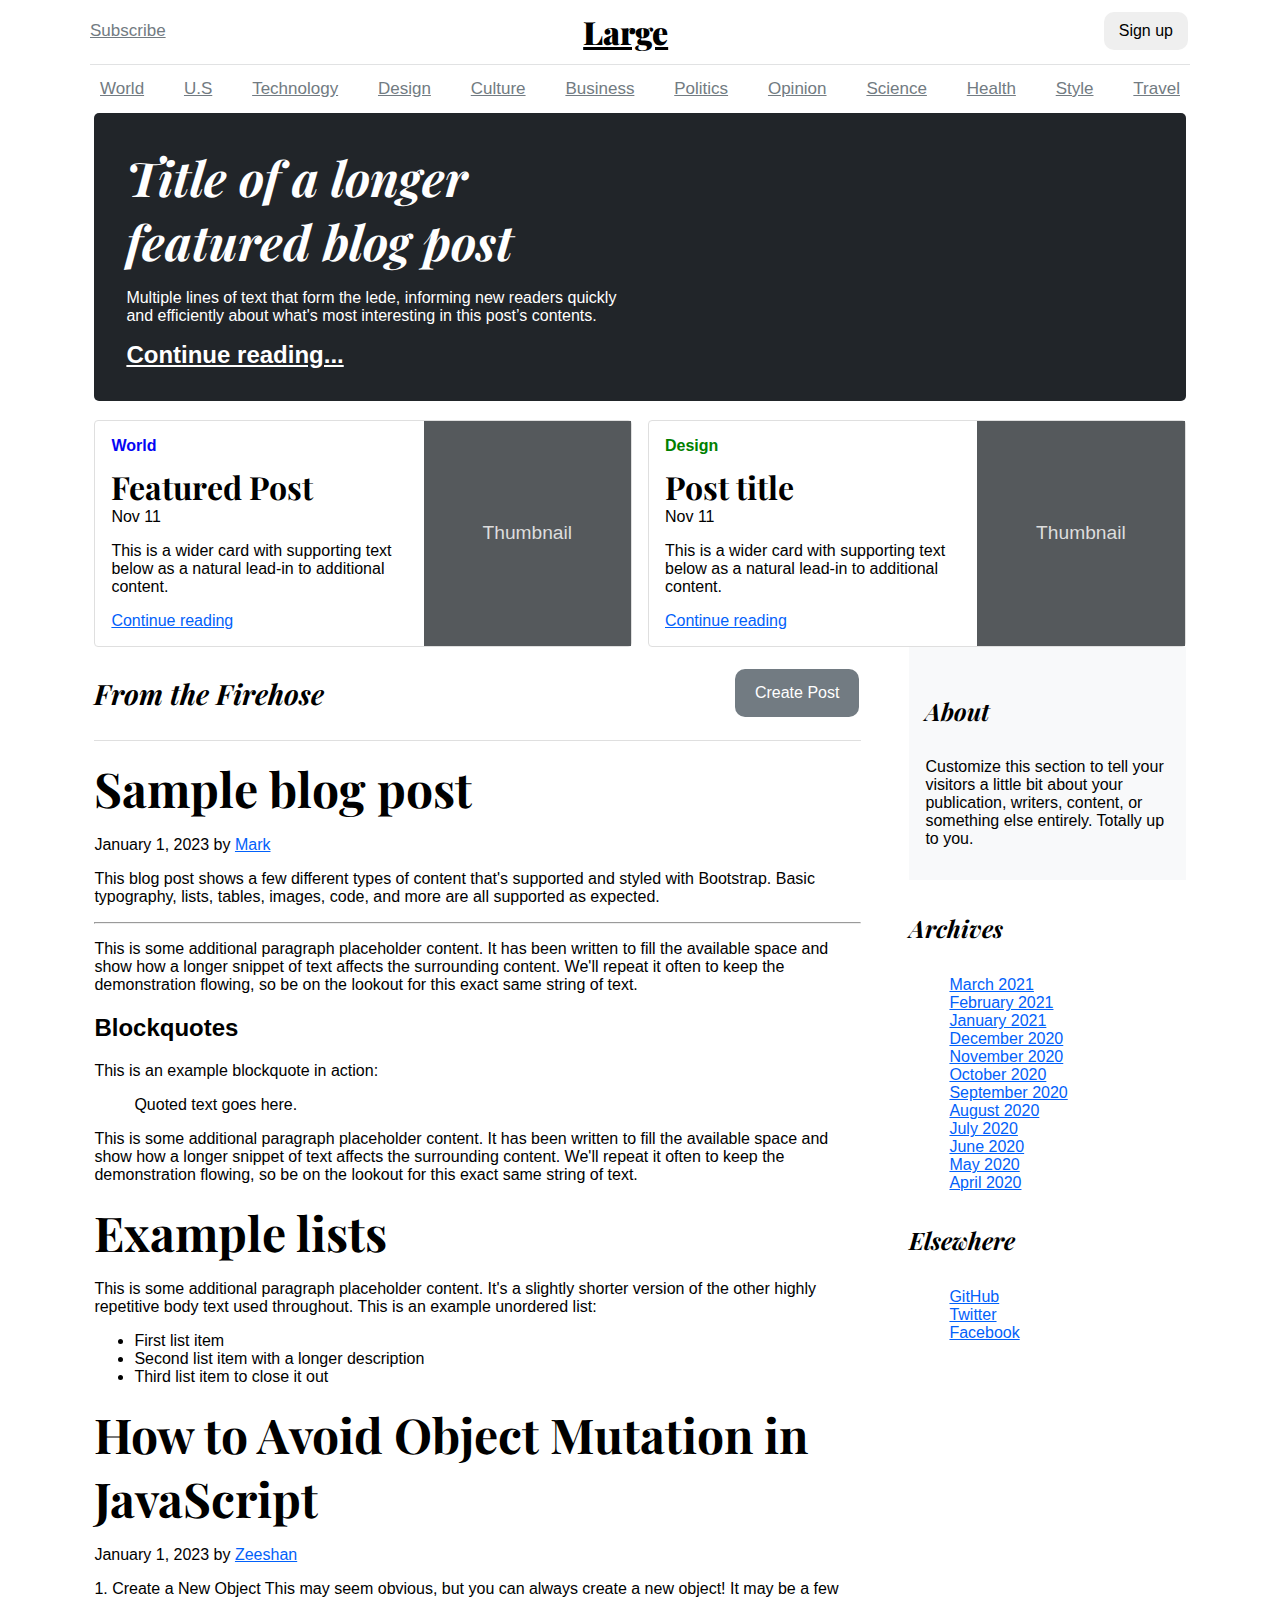
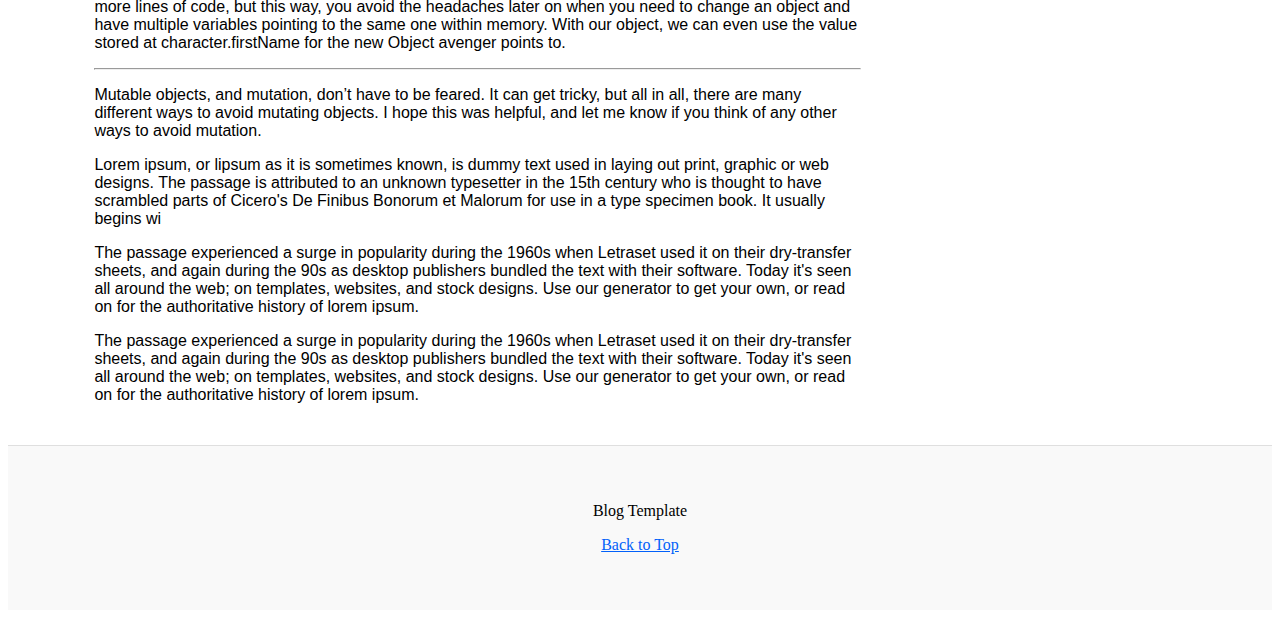
<file: index.html>
<!DOCTYPE html>
<html lang="en">
  <head>
    <meta charset="UTF-8" />
    <meta http-equiv="X-UA-Compatible" content="IE=edge" />
    <meta name="viewport" content="width=device-width, initial-scale=1.0" />
    <title>Document</title>
    <link rel="stylesheet" href="styles.css" />
    <link rel="preconnect" href="https://fonts.googleapis.com" />
    <link rel="preconnect" href="https://fonts.gstatic.com" crossorigin />
    <link href="https://fonts.googleapis.com/css2?family=Playfair+Display&display=swap" rel="stylesheet" />
    <link rel="stylesheet" href="https://cdnjs.cloudflare.com/ajax/libs/font-awesome/6.3.0/css/all.min.css" integrity="sha512-SzlrxWUlpfuzQ+pcUCosxcglQRNAq/DZjVsC0lE40xsADsfeQoEypE+enwcOiGjk/bSuGGKHEyjSoQ1zVisanQ==" crossorigin="anonymous" referrerpolicy="no-referrer" />

  </head>
  <body>
    <div class="nav-container">
      <div class="logo-nav flex">
        <a href="" class="subs">Subscribe</a>
        <a href="" class="logo">Large</a>
        <div class="flex sign-up">
          <i class="fa-solid fa-magnifying-glass"></i>
          <button>Sign up</button>
        </div>
      </div>

      <div class="topnav-container">
        <div class="topnav" id="topnav">
          <a href="#world">World</a>
          <a href="#usa">U.S</a>
          <a href="#technology">Technology</a>
          <a href="#design">Design</a>
          <a href="#culture">Culture</a>
          <a href="#business">Business</a>
          <a href="#politics">Politics</a>
          <a href="#opinion">Opinion</a>
          <a href="#science">Science</a>
          <a href="#health">Health</a>
          <a href="#style">Style</a>
          <a href="#travel">Travel</a>
        </div>
      </div>
    </div>
    <div class="body-container">
      <div class="top-blog">
        <div class="half-div">
          <h1>Title of a longer featured blog post</h1>
          <p>Multiple lines of text that form the lede, informing new readers quickly and efficiently about what's most interesting in this post’s contents.</p>
          <a href="#" class="link">Continue reading...</a>
        </div>
      </div>
      <div class="card-wrapper">
        <div class="card">
          <div class="card-text">
            <strong class="card-1">World</strong>
            <h3 class="card-title">Featured Post</h3>
            <div >Nov 11</div>
            <p >This is a wider card with supporting text below as a natural lead-in to additional content.</p>
            <a href="#" class="stretched-link anchor-styles">Continue reading</a>
          </div>
          <div class="thumbnail"><p>Thumbnail</p></div>
        </div>
        <div class="card">
          <div class="card-text">
            <strong class="card-2" >Design</strong>
            <h3 class="card-title">Post title</h3>
            <div>Nov 11</div>
            <p>This is a wider card with supporting text below as a natural lead-in to additional content.</p>
            <a href="#" class="stretched-link anchor-styles ">Continue reading</a>
          </div>
          <div class="thumbnail"><p>Thumbnail</p></div>
        </div>
      </div>


      <div class="blog-post-container">
        <div class="blog-post">
          <div class="top-title">
              <div>
                <h3 class="">
                From the Firehose
                </h3>
              </div>
              <div><a href="./createPost.html" class="create-post">Create Post</a></div>
          </div>
          <article>
          <h3>Sample blog post</h3>
          
          <p class="blog-post-meta">January 1, 2023 by <a href="#">Mark</a></p>
          <p>This blog post shows a few different types of content that's supported and styled with Bootstrap. Basic typography, lists, tables, images, code, and more are all supported as expected.</p>
          <hr>
          <p>This is some additional paragraph placeholder content. It has been written to fill the available space and show how a longer snippet of text affects the surrounding content. We'll repeat it often to keep the demonstration flowing, so be on the lookout for this exact same string of text.</p>
          <h2>Blockquotes</h2>
          <p>This is an example blockquote in action:</p>
          <blockquote class="blockquote">
            <p>Quoted text goes here.</p>
          </blockquote>
          <p>This is some additional paragraph placeholder content. It has been written to fill the available space and show how a longer snippet of text affects the surrounding content. We'll repeat it often to keep the demonstration flowing, so be on the lookout for this exact same string of text.</p>
          <h3>Example lists</h3>
          <p>This is some additional paragraph placeholder content. It's a slightly shorter version of the other highly repetitive body text used throughout. This is an example unordered list:</p>
          <ul>
            <li>First list item</li>
            <li>Second list item with a longer description</li>
            <li>Third list item to close it out</li>
          </ul>
          </article>
          <article>
          <h3>How to Avoid Object Mutation in JavaScript</h3>
          
          <p class="blog-post-meta">January 1, 2023 by <a href="#">Zeeshan</a></p>
          <p>1. Create a New Object

          This may seem obvious, but you can always create a new object! It may be a few more lines of code, but this way, you avoid the headaches later on when you need to change an object and have multiple variables pointing to the same one within memory. With our object, we can even use the value stored at character.firstName for the new Object avenger points to.</p>
          <hr>
          <p>Mutable objects, and mutation, don’t have to be feared. It can get tricky, but all in all, there are many different ways to avoid mutating objects. I hope this was helpful, and let me know if you think of any other ways to avoid mutation.</p>
          <p>Lorem ipsum, or lipsum as it is sometimes known, is dummy text used in laying out print, graphic or web designs. The passage is attributed to an unknown typesetter in the 15th century who is thought to have scrambled parts of Cicero's De Finibus Bonorum et Malorum for use in a type specimen book. It usually begins wi</p>
          <p>The passage experienced a surge in popularity during the 1960s when Letraset used it on their dry-transfer sheets, and again during the 90s as desktop publishers bundled the text with their software. Today it's seen all around the web; on templates, websites, and stock designs. Use our generator to get your own, or read on for the authoritative history of lorem ipsum.

</p>
<p>The passage experienced a surge in popularity during the 1960s when Letraset used it on their dry-transfer sheets, and again during the 90s as desktop publishers bundled the text with their software. Today it's seen all around the web; on templates, websites, and stock designs. Use our generator to get your own, or read on for the authoritative history of lorem ipsum.

</p>
          </article>
        </div>
        <div class="about-section">
          <div class="about-description">
            <h4 >About</h4>
                <p class="mb-0">Customize this section to tell your visitors a little bit about your publication, writers, content, or something else entirely. Totally up to you.</p>
          </div>
          <div>
            <h4>Archives</h4>
                <ol class="archives">
                  <li><a href="#">March 2021</a></li>
                  <li><a href="#">February 2021</a></li>
                  <li><a href="#">January 2021</a></li>
                  <li><a href="#">December 2020</a></li>
                  <li><a href="#">November 2020</a></li>
                  <li><a href="#">October 2020</a></li>
                  <li><a href="#">September 2020</a></li>
                  <li><a href="#">August 2020</a></li>
                  <li><a href="#">July 2020</a></li>
                  <li><a href="#">June 2020</a></li>
                  <li><a href="#">May 2020</a></li>
                  <li><a href="#">April 2020</a></li>
                </ol>
          </div>
          <div>
            <h4>Elsewhere</h4>
                <ol class="archives" >
                  <li><a href="#">GitHub</a></li>
                  <li><a href="#">Twitter</a></li>
                  <li><a href="#">Facebook</a></li>
          </div>
          </div>
        </div>
      </div>
    <div class="footer">
      <p>Blog Template</p>
      <p>
        <a href="#topnav">Back to Top</a>
      </p>
    </div>

    <script src="main.js" differ></script>
    <script>
      let cookiePosts = localStorage.getItem("savedPosts");
      let objPosts = JSON.parse(cookiePosts);
      let mappedPosts = []

      objPosts.forEach(element => {
        let post = new Post(title=element.title,content=element.content, author=element.author, category=element.category);
        mappedPosts.push(post)
      });

      console.log(objPosts);
      renderPosts(mappedPosts);
    </script>
  </body>
</html>
</file>
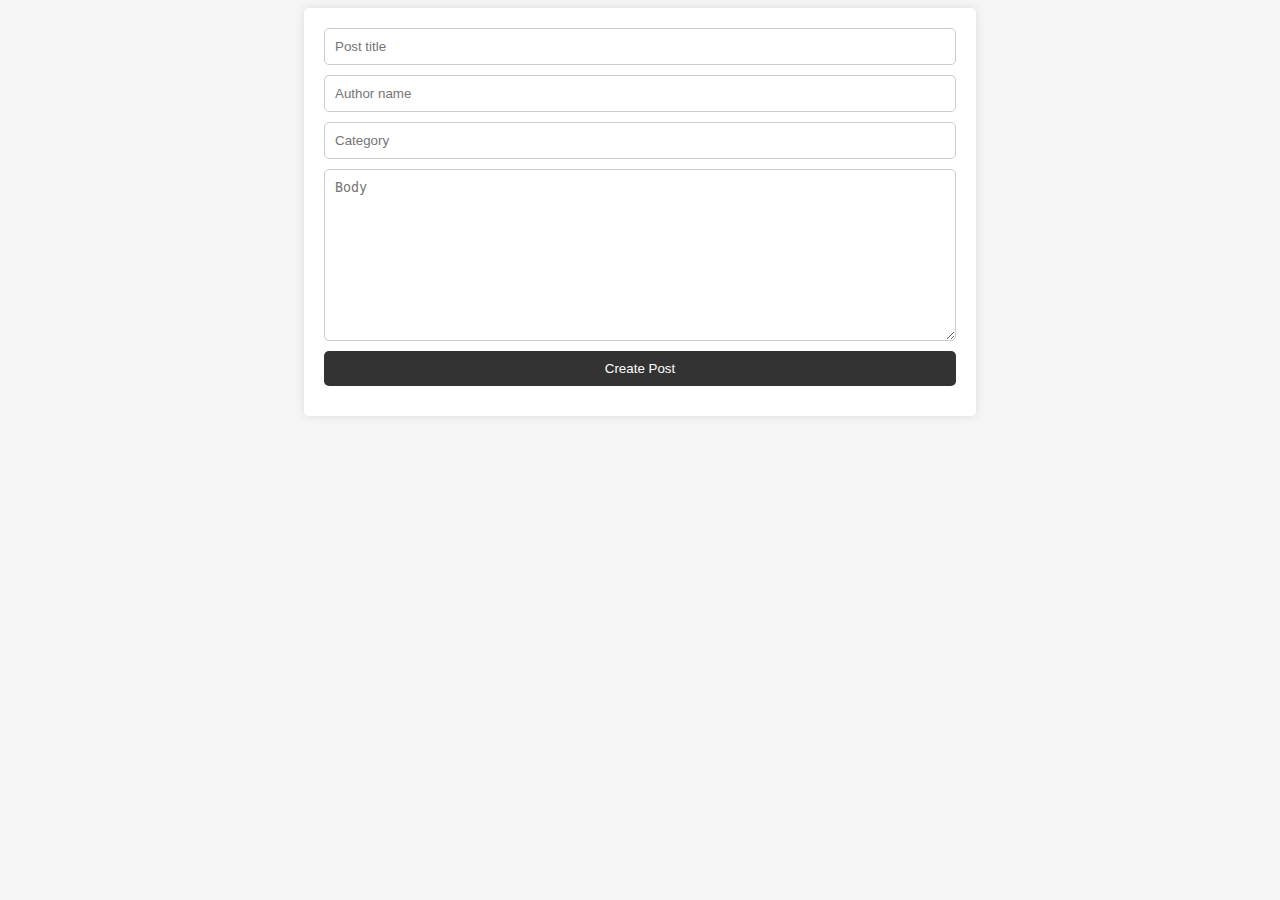
<file: createPost.html>
<!DOCTYPE html>
<html lang="en">
  <head>
    <meta charset="UTF-8" />
    <meta http-equiv="X-UA-Compatible" content="IE=edge" />
    <meta name="viewport" content="width=device-width, initial-scale=1.0" />
    <title>Blogs</title>
    <style>
      body {
        background-color: #f5f5f5;
      }
      form {
        width: 50%;
        margin: 0 auto;
        padding: 20px;
        background-color: #fff;
        border-radius: 5px;
        box-shadow: 0 0 10px rgba(0, 0, 0, 0.1);
      }
      input,
      textarea {
        display: block;
        width: 100%;
        padding: 10px;
        margin-bottom: 10px;
        border: 1px solid #ccc;
        border-radius: 5px;
        box-sizing: border-box;
      }
      input[type="submit"] {
        background-color: #333;
        color: #fff;
        border: none;
        cursor: pointer;
      }
    </style>
  </head>
  <body>
    <form action="" name="createPost">
      <input type="text" name="title" id="title" placeholder="Post title" />
      <input type="text" name="author" id="author" placeholder="Author name" />
      <input type="text" name="category" id="category" placeholder="Category" />
      <textarea name="content" id="content" cols="30" rows="10" placeholder="Body"></textarea>
      <input type="submit" value="Create Post" id="submitPost" />
    </form>

    <script>
      submitPost.addEventListener("click", function sub(e) {
        e.preventDefault();
        let title = createPost.title.value;
        let content = createPost.content.value;
        let author = createPost.author.value;
        let category = createPost.category.value;
        let post = new Post(title, content, author, category);
        console.log(post);

        function loadSavedPost(savedPosts) {
          let loadSavedPosts = JSON.parse(savedPosts);
          loadSavedPosts.push(post);
          localStorage.setItem("savedPosts", JSON.stringify(loadSavedPosts));
        }

        function createNewCookie() {
          let postString = JSON.stringify(posts);
          localStorage.setItem("savedPosts", postString);
        }

        if (validatePost(post)) {
          console.log("Post is valid");
          posts.push(post);

          let savedPosts = localStorage.getItem("savedPosts");

          if (savedPosts) {
            loadSavedPost(savedPosts);
          } else {
            createNewCookie();
          }

          window.location.replace("index.html");
        }
      });
    </script>
    <script src="main.js"></script>
  </body>
</html>
</file>
<file: styles.css>
/* Utility classes */
* {
  box-sizing: border-box;
}

:root {
  --seouge-font: "Segoe UI", Tahoma, Geneva, Verdana, sans-serif;
  --accent-blue: #0261fa;
}

.flex {
  display: flex;
}

.anchor-styles {
  color: var(--accent-blue);
}
/* Navigation Container */
.nav-container {
  margin-inline: 5%;
}

/* Branding nav */
.logo-nav {
  font-family: var(--seouge-font);
  display: flex;
  justify-content: space-between;
  align-items: center;
  margin-bottom: 10px;
}

.sign-up {
  gap: 1rem;
  align-items: center;
}
.subs {
  text-decoration: underline;
  font-size: 17px;
  color: #727b82;
}

.nav-container {
  margin: 0 6%;
}

.logo {
  font-family: "Playfair Display", serif;
  color: #000;
  font-size: 2rem;
  font-weight: 900;
}
.topnav {
  background-color: #ffff;
  overflow: hidden;
  font-family: var(--seouge-font);
  display: flex;
  justify-content: space-between;
  -ms-overflow-style: none; /* IE and Edge */
  scrollbar-width: none; /* Firefox */
  overflow-x: auto;
  -webkit-overflow-scrolling: touch;
}

.topnav-container {
  border-top: #e1e2e3 1px solid;
}

.topnav::-webkit-scrollbar {
  display: none;
}

.topnav a {
  float: left;
  color: #f2f2f2;
  text-align: center;
  padding: 14px 10px;
  text-decoration: underline;
  font-size: 17px;
  color: #727b82;
}

.topnav a:hover {
  background-color: #ddd;
  color: black;
}

/* Sign Up button */
.sign-up button {
  /* background-color: #727b82; */
  border: none;
  /* color: white; */
  padding: 10px 15px;
  text-align: center;
  text-decoration: none;
  display: inline-block;
  font-family: var(--seouge-font);
  font-style: normal;
  font-size: 16px;
  margin: 4px 2px;
  cursor: pointer;
  border-radius: 10px;
}
.sign-up button:hover {
  background-color: #727b82;
  color: white;
}

/* Main Blog Container */
.top-blog {
  background-color: #212529;
  display: block;
  color: #ffff;
  font-family: var(--seouge-font);
  border-radius: 5px;
  margin-inline: 6%;
  padding: 2rem;
  margin-bottom: 1.5%;
}

.top-blog h1 {
  font-family: "Playfair Display", serif;
  font-style: italic;
  font-size: 3em;
}

.half-div {
  width: 50%;
}

.half-div h1 {
  margin: 0;
}

/* Link styling */
.link {
  color: #ffff;
  font-family: var(--seouge-font);
  font-size: x-large;
  font-weight: bolder;
}

/* card styling */

.card-wrapper {
  margin-inline: 6%;
  display: flex;
  gap: 1rem;
}

.card {
  display: flex;
  border: 1px solid #dfdfdf;
  gap: 1rem;
  border-radius: 4px;
  font-family: var(--seouge-font);
}

.card-title {
  font-size: 2rem;
  font-family: "Playfair Display", serif;
  font-weight: bolder;
  margin-bottom: 0;
  margin-top: 10px;
}

.card-1 {
  color: rgb(6, 6, 243);
}

.card-2 {
  color: green;
}

.card-text {
  width: 60%;
  padding: 1rem;
}

.thumbnail {
  text-align: center;
  background-color: #55595c;
  font-family: var(--seouge-font);
  font-size: larger;
  width: 40%;
  display: flex;
  align-items: center;
  justify-content: center;
  color: #ddd;
}

/* Blog Post styling */
.top-title {
  display: flex;
  align-items: center;
  justify-content: space-between;
  font-family: "Playfair Display", serif;
  font-style: italic;
  font-size: 1.5em;
  border-bottom: 1px solid #dfdfdf;
}

.blog-post-container {
  display: flex;
  margin: 0 6%;
  font-family: var(--seouge-font);
}

.blog-post {
  padding-right: 3rem;
}

.blog-post h3 {
  font-family: "Playfair Display", serif;
  font-style: italic;
}

.blog-post article h3 {
  font-size: 3rem;
  margin: 2% 0;
  font-style: normal;
}

/* Define button style */
.create-post {
  background-color: #727b82;
  border: none;
  color: white;
  padding: 15px 20px;
  text-align: center;
  text-decoration: none;
  display: inline-block;
  font-family: var(--seouge-font);
  font-style: normal;
  font-size: 16px;
  margin: 4px 2px;
  cursor: pointer;
  border-radius: 10px;
}

/* Button hover state */
.create-post:hover {
  background-color: white;
  color: black;
  border: 1px solid #727b82;
}

/* About Section */
.about-section h4 {
  font-family: "Playfair Display", serif;
  font-style: italic;
  font-size: 1.5em;
}
.about-section {
  min-width: 25%;
}
.about-section .about-description {
  background-color: #f8f9fa !important;
  padding: 1rem;
}

/* Archives link styling */
.archives {
  list-style-type: none;
}

.archives a {
  color: var(--accent-blue);
}

article a {
  color: var(--accent-blue);
}

/* Footer styling */

.footer {
  display: block;
  text-align: center;
  justify-content: center;
  margin-top: 2%;
  padding: 2.5rem;
  background-color: #f9f9f9;
  border-top: 1px solid #dfdfdf;
  width: 100%;
}
.footer a {
  color: var(--accent-blue);
}

/* Media Queries */

@media (min-width: 401px) and (max-width: 800px) {
  .half-div {
    width: fit-content;
  }
  .card-wrapper {
    flex-wrap: wrap;
  }
  .thumbnail {
    display: none;
  }
  .card-text {
    width: fit-content;
  }

  .blog-post-container {
    flex-wrap: wrap;
  }
}

@media (max-width: 400px) {
  .half-div {
    width: fit-content;
  }
  .card-wrapper {
    flex-wrap: wrap;
  }
  .thumbnail {
    display: none;
  }

  .card-text {
    width: fit-content;
  }

  .blog-post-container {
    flex-wrap: wrap;
  }
  .blog-post {
    max-width: 400px;
    padding: 1rem;
  }
}

@media (min-width: 1240px) {
  .nav-container {
    max-width: 1100px;
    margin: 0 auto;
  }
  .body-container {
    width: 1240px;
    margin: 0 auto;
  }
}
</file>
